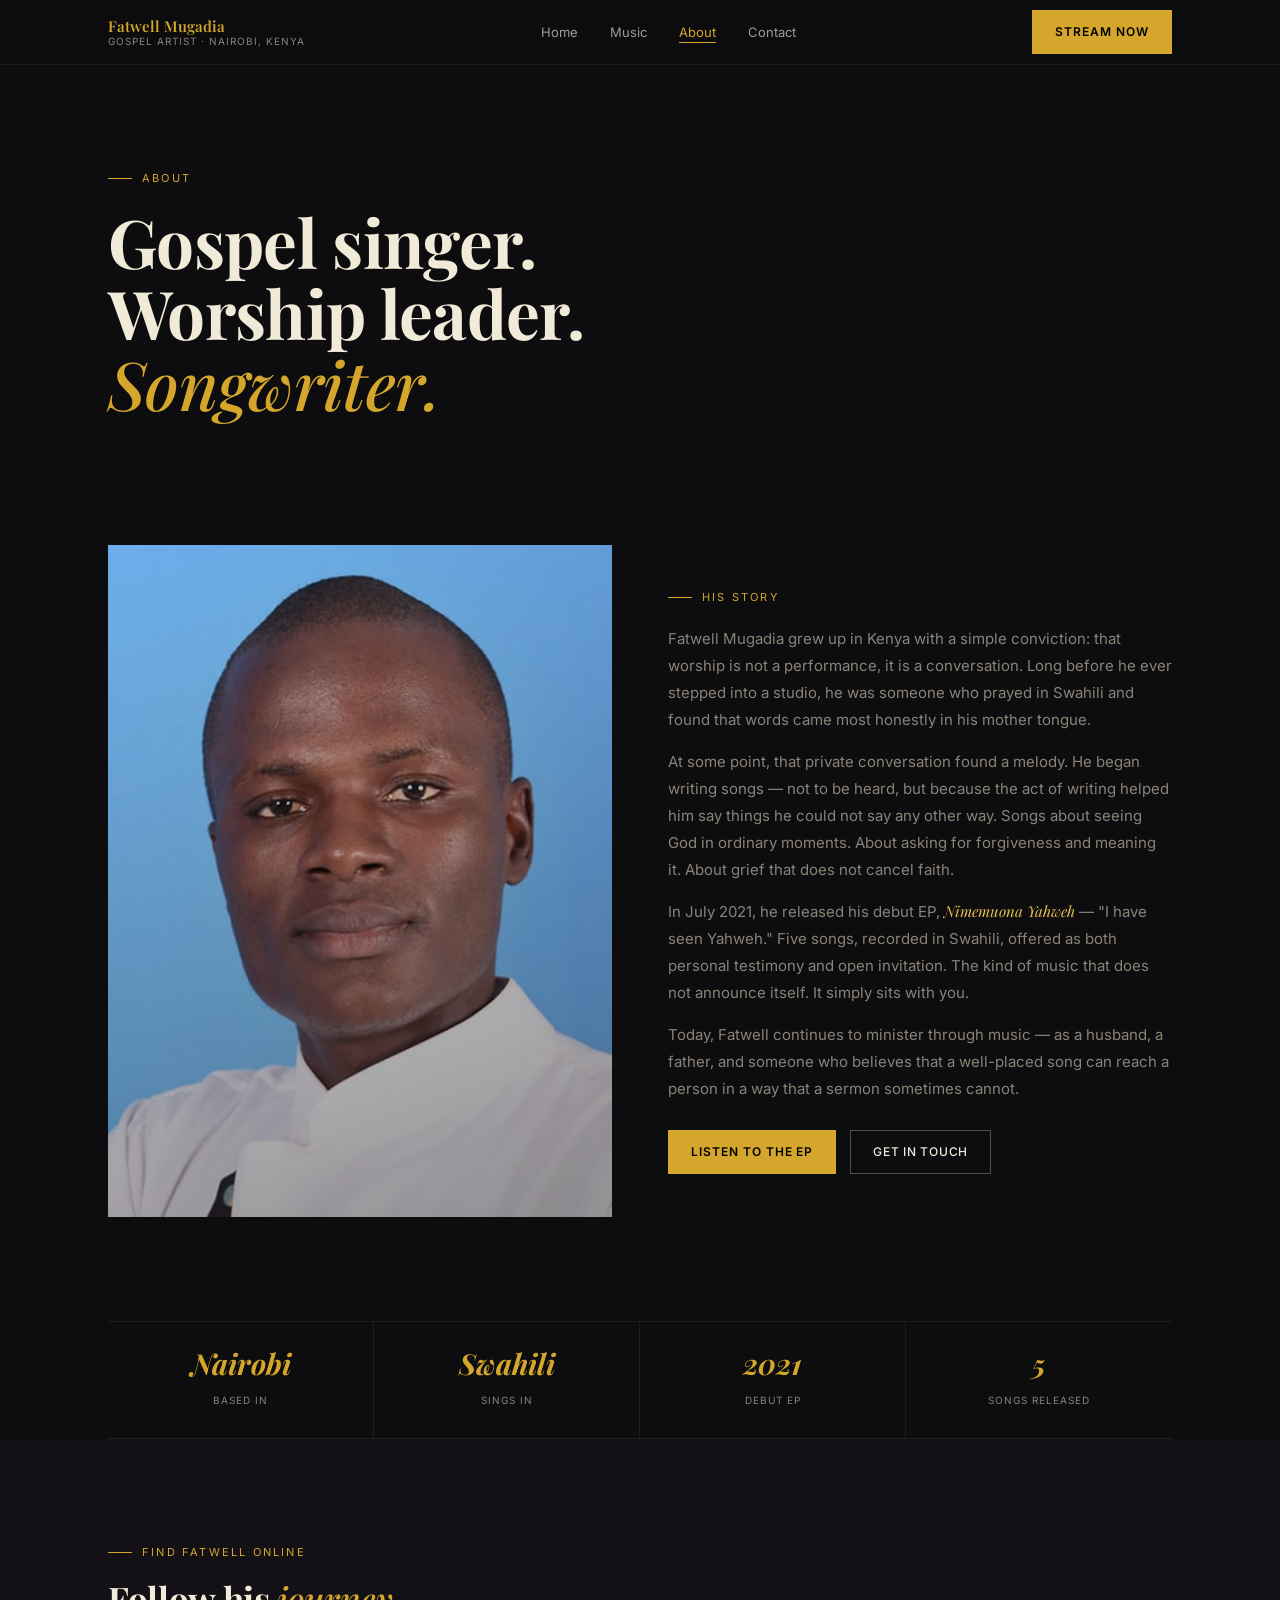
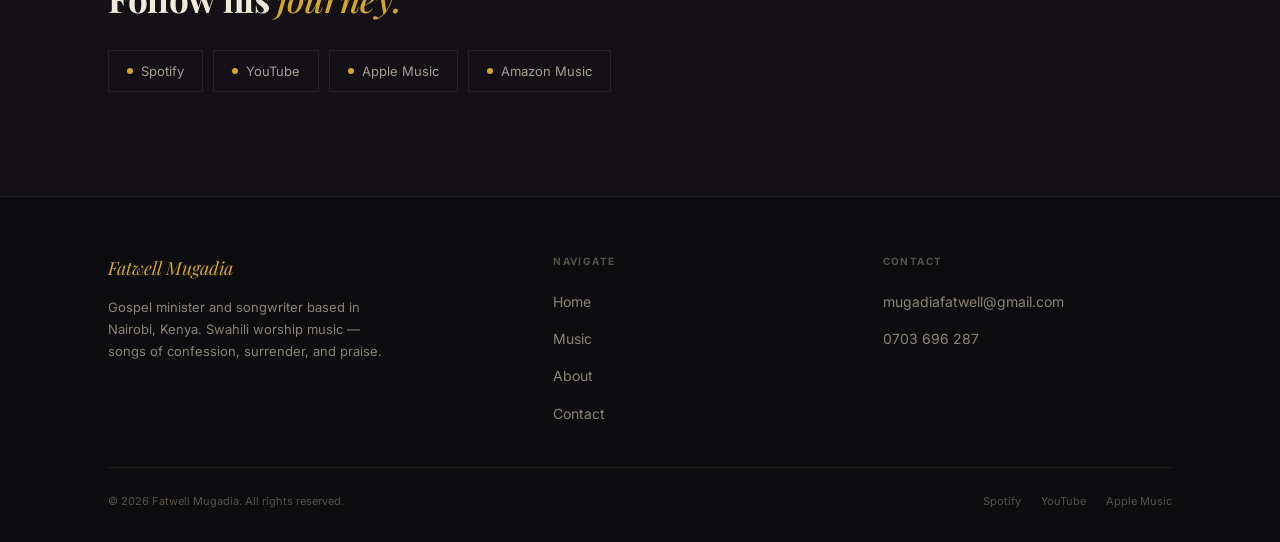
<file: about.html>
<!DOCTYPE html>
<html lang="en">
<head>
<meta charset="UTF-8"/>
<meta name="viewport" content="width=device-width, initial-scale=1.0"/>
<title>About — Fatwell Mugadia</title>
<meta name="description" content="About Fatwell Mugadia — Kenyan gospel minister, songwriter, husband and father based in Nairobi."/>
<link rel="stylesheet" href="style.css"/>
</head>
<body>

<header class="nav">
  <div class="nav-inner">
    <a href="index.html" class="nav-logo">
      <span class="n">Fatwell Mugadia</span>
      <span class="s">Gospel Artist · Nairobi, Kenya</span>
    </a>
    <ul class="nav-links">
      <li><a href="index.html">Home</a></li>
      <li><a href="music.html">Music</a></li>
      <li><a href="about.html" class="active">About</a></li>
      <li><a href="contact.html">Contact</a></li>
    </ul>
    <div style="display:flex;align-items:center;gap:14px;">
      <a href="music.html" class="btn-gold" style="display:none;" id="nav-cta">Stream Now</a>
      <button class="burger" aria-expanded="false" aria-label="Open menu">
        <span></span><span></span><span></span>
      </button>
    </div>
  </div>
  <nav class="mobile-nav">
    <a href="index.html">Home</a>
    <a href="music.html">Music</a>
    <a href="about.html" class="active">About</a>
    <a href="contact.html">Contact</a>
    <div class="mob-cta"><a href="music.html" class="btn-gold">Stream Now</a></div>
  </nav>
</header>
<script>document.getElementById('nav-cta').style.display='inline-block';</script>

<!-- PAGE HERO -->
<section class="section" style="padding-bottom:0;">
  <div class="container">
    <p class="section-label reveal">About</p>
    <h1 class="display reveal">Gospel singer.<br>Worship leader.<br><em>Songwriter.</em></h1>
  </div>
</section>

<!-- BIO WITH PHOTO -->
<section class="section">
  <div class="container">
    <div class="two-col">
      <div class="photo-block reveal" style="aspect-ratio:3/4;">
        <img src="fatwell.jpg" alt="Fatwell Mugadia"/>
      </div>
      <div class="reveal">
        <p class="section-label">His Story</p>
        <div class="body-text" style="margin-bottom:28px;">
          <p>Fatwell Mugadia grew up in Kenya with a simple conviction: that worship is not a performance, it is a conversation. Long before he ever stepped into a studio, he was someone who prayed in Swahili and found that words came most honestly in his mother tongue.</p>
          <p>At some point, that private conversation found a melody. He began writing songs — not to be heard, but because the act of writing helped him say things he could not say any other way. Songs about seeing God in ordinary moments. About asking for forgiveness and meaning it. About grief that does not cancel faith.</p>
          <p>In July 2021, he released his debut EP, <em>Nimemuona Yahweh</em> — "I have seen Yahweh." Five songs, recorded in Swahili, offered as both personal testimony and open invitation. The kind of music that does not announce itself. It simply sits with you.</p>
          <p>Today, Fatwell continues to minister through music — as a husband, a father, and someone who believes that a well-placed song can reach a person in a way that a sermon sometimes cannot.</p>
        </div>
        <div class="ctas">
          <a href="music.html" class="btn-gold">Listen to the EP</a>
          <a href="contact.html" class="btn-outline">Get in Touch</a>
        </div>
      </div>
    </div>
  </div>
</section>

<!-- STATS -->
<div class="container">
  <div class="stats reveal">
    <div class="stat"><strong>Nairobi</strong><span>Based In</span></div>
    <div class="stat"><strong>Swahili</strong><span>Sings In</span></div>
    <div class="stat"><strong>2021</strong><span>Debut EP</span></div>
    <div class="stat"><strong>5</strong><span>Songs Released</span></div>
  </div>
</div>

<!-- FIND HIM ONLINE -->
<section class="section dark">
  <div class="container">
    <p class="section-label reveal">Find Fatwell Online</p>
    <h2 class="display reveal" style="font-size:clamp(1.6rem,3.5vw,2.2rem);margin-bottom:32px;">Follow his <em>journey.</em></h2>
    <div class="platforms reveal">
      <a href="https://open.spotify.com/artist/1F5QsPxOxkbO9FEZFPH1hG" target="_blank" rel="noopener" class="platform">Spotify</a>
      <a href="https://youtube.com/channel/UCCWIqJ_wp1p1qu2kUFyd1ow" target="_blank" rel="noopener" class="platform">YouTube</a>
      <a href="https://music.apple.com/us/artist/fatwell-mugadia/1578324684" target="_blank" rel="noopener" class="platform">Apple Music</a>
      <a href="https://www.amazon.com/music/player/artists/B09B83XJFV/fatwell-mugadia" target="_blank" rel="noopener" class="platform">Amazon Music</a>
    </div>
  </div>
</section>

<!-- FOOTER -->
<footer class="footer">
  <div class="container">
    <div class="footer-grid">
      <div class="footer-brand">
        <span class="fn">Fatwell Mugadia</span>
        <p>Gospel minister and songwriter based in Nairobi, Kenya. Swahili worship music — songs of confession, surrender, and praise.</p>
      </div>
      <div class="footer-col">
        <h4>Navigate</h4>
        <ul>
          <li><a href="index.html">Home</a></li>
          <li><a href="music.html">Music</a></li>
          <li><a href="about.html">About</a></li>
          <li><a href="contact.html">Contact</a></li>
        </ul>
      </div>
      <div class="footer-col">
        <h4>Contact</h4>
        <ul>
          <li><a href="mailto:mugadiafatwell@gmail.com">mugadiafatwell@gmail.com</a></li>
          <li><a href="tel:0703696287">0703 696 287</a></li>
        </ul>
      </div>
    </div>
    <div class="footer-bottom">
      <p>© 2026 Fatwell Mugadia. All rights reserved.</p>
      <div class="footer-socials">
        <a href="https://open.spotify.com/artist/1F5QsPxOxkbO9FEZFPH1hG" target="_blank" rel="noopener">Spotify</a>
        <a href="https://youtube.com/channel/UCCWIqJ_wp1p1qu2kUFyd1ow" target="_blank" rel="noopener">YouTube</a>
        <a href="https://music.apple.com/us/artist/fatwell-mugadia/1578324684" target="_blank" rel="noopener">Apple Music</a>
      </div>
    </div>
  </div>
</footer>

<script src="script.js"></script>
</body>
</html>
</file>
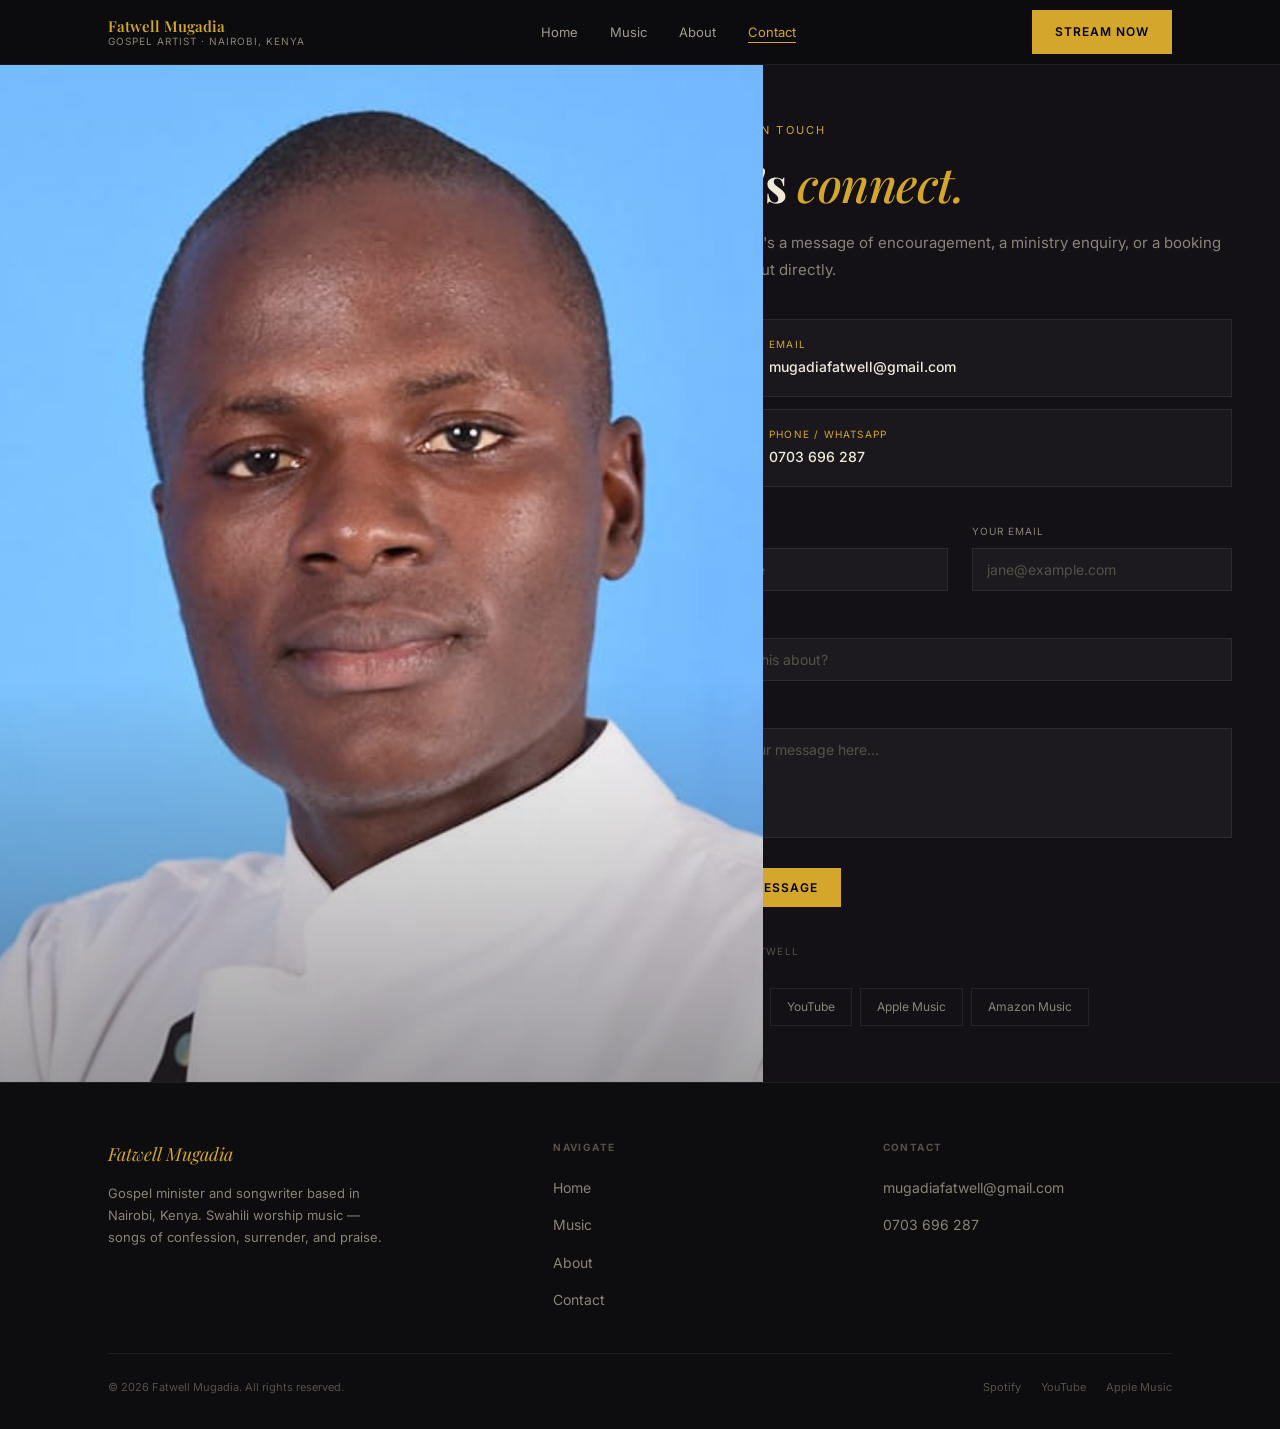
<file: contact.html>
<!DOCTYPE html>
<html lang="en">
<head>
<meta charset="UTF-8"/>
<meta name="viewport" content="width=device-width, initial-scale=1.0"/>
<title>Contact — Fatwell Mugadia</title>
<meta name="description" content="Get in touch with Fatwell Mugadia — gospel minister and songwriter based in Nairobi, Kenya."/>
<link rel="stylesheet" href="style.css"/>
</head>
<body>

<header class="nav">
  <div class="nav-inner">
    <a href="index.html" class="nav-logo">
      <span class="n">Fatwell Mugadia</span>
      <span class="s">Gospel Artist · Nairobi, Kenya</span>
    </a>
    <ul class="nav-links">
      <li><a href="index.html">Home</a></li>
      <li><a href="music.html">Music</a></li>
      <li><a href="about.html">About</a></li>
      <li><a href="contact.html" class="active">Contact</a></li>
    </ul>
    <div style="display:flex;align-items:center;gap:14px;">
      <a href="music.html" class="btn-gold" style="display:none;" id="nav-cta">Stream Now</a>
      <button class="burger" aria-expanded="false" aria-label="Open menu">
        <span></span><span></span><span></span>
      </button>
    </div>
  </div>
  <nav class="mobile-nav">
    <a href="index.html">Home</a>
    <a href="music.html">Music</a>
    <a href="about.html">About</a>
    <a href="contact.html" class="active">Contact</a>
    <div class="mob-cta"><a href="music.html" class="btn-gold">Stream Now</a></div>
  </nav>
</header>
<script>document.getElementById('nav-cta').style.display='inline-block';</script>

<!-- CONTACT LAYOUT -->
<section class="contact-split">
  <!-- IMAGE -->
  <div class="contact-img">
    <img src="fatwell.jpg" alt="Fatwell Mugadia"/>
  </div>

  <!-- CONTENT -->
  <div class="contact-content">
    <p class="section-label reveal">Get In Touch</p>
    <h1 class="display reveal" style="font-size:clamp(2rem,5vw,3rem);margin-bottom:20px;">Let's <em>connect.</em></h1>
    <p class="body-text reveal" style="margin-bottom:36px;">Whether it's a message of encouragement, a ministry enquiry, or a booking — reach out directly.</p>

    <!-- ICON CONTACT CARDS -->
    <div class="contact-cards reveal">
      <a href="mailto:mugadiafatwell@gmail.com" class="contact-card">
        <div class="contact-card-icon">
          <svg xmlns="http://www.w3.org/2000/svg" width="22" height="22" viewBox="0 0 24 24" fill="none" stroke="currentColor" stroke-width="1.5" stroke-linecap="round" stroke-linejoin="round">
            <rect x="2" y="4" width="20" height="16" rx="2"/>
            <path d="m22 7-8.97 5.7a1.94 1.94 0 0 1-2.06 0L2 7"/>
          </svg>
        </div>
        <div class="contact-card-text">
          <span class="contact-card-label">Email</span>
          <span class="contact-card-value">mugadiafatwell@gmail.com</span>
        </div>
      </a>
      <a href="tel:0703696287" class="contact-card">
        <div class="contact-card-icon">
          <svg xmlns="http://www.w3.org/2000/svg" width="22" height="22" viewBox="0 0 24 24" fill="none" stroke="currentColor" stroke-width="1.5" stroke-linecap="round" stroke-linejoin="round">
            <path d="M22 16.92v3a2 2 0 0 1-2.18 2 19.79 19.79 0 0 1-8.63-3.07A19.5 19.5 0 0 1 4.69 12a19.79 19.79 0 0 1-3.07-8.67A2 2 0 0 1 3.6 1.27h3a2 2 0 0 1 2 1.72c.13.96.36 1.9.7 2.81a2 2 0 0 1-.45 2.11L7.91 8.91a16 16 0 0 0 6.18 6.18l.82-.82a2 2 0 0 1 2.11-.45c.91.34 1.85.57 2.81.7a2 2 0 0 1 1.72 2.1z"/>
          </svg>
        </div>
        <div class="contact-card-text">
          <span class="contact-card-label">Phone / WhatsApp</span>
          <span class="contact-card-value">0703 696 287</span>
        </div>
      </a>
    </div>

    <form action="mailto:mugadiafatwell@gmail.com" method="post" enctype="text/plain" class="reveal" style="margin-top:32px;">
      <div class="form-row">
        <div class="field"><label for="name">Your Name</label><input type="text" id="name" name="name" placeholder="Jane Doe" required/></div>
        <div class="field"><label for="email">Your Email</label><input type="email" id="email" name="email" placeholder="jane@example.com" required/></div>
      </div>
      <div class="field"><label for="subject">Subject</label><input type="text" id="subject" name="subject" placeholder="What is this about?"/></div>
      <div class="field"><label for="message">Message</label><textarea id="message" name="message" placeholder="Write your message here..." required></textarea></div>
      <button type="submit" class="btn-gold">Send Message</button>
    </form>

    <div class="reveal">
      <p style="font-size:10px;letter-spacing:.14em;text-transform:uppercase;color:var(--faint);margin-top:36px;margin-bottom:12px;">Follow Fatwell</p>
      <div class="social-links">
        <a href="https://open.spotify.com/artist/1F5QsPxOxkbO9FEZFPH1hG" target="_blank" rel="noopener" class="social-link">Spotify</a>
        <a href="https://youtube.com/channel/UCCWIqJ_wp1p1qu2kUFyd1ow" target="_blank" rel="noopener" class="social-link">YouTube</a>
        <a href="https://music.apple.com/us/artist/fatwell-mugadia/1578324684" target="_blank" rel="noopener" class="social-link">Apple Music</a>
        <a href="https://www.amazon.com/music/player/artists/B09B83XJFV/fatwell-mugadia" target="_blank" rel="noopener" class="social-link">Amazon Music</a>
      </div>
    </div>
  </div>
</section>

<style>
/* Contact page layout */
.contact-split {
  display: grid;
  grid-template-columns: 1fr 1fr;
  align-items: stretch;
}
.contact-img {
  position: relative;
  overflow: hidden;
  background: var(--bg2);
  aspect-ratio: 3/4;
}
.contact-img img {
  position: absolute;
  inset: 0;
  width: 100%;
  height: 100%;
  object-fit: cover;
  object-position: center 10%;
  /* Natural color — no filter */
}
.contact-img::after {
  content: '';
  position: absolute;
  inset: 0;
  background: linear-gradient(to bottom, rgba(13,12,14,0) 60%, rgba(13,12,14,0.4) 100%);
}
.contact-content {
  background: var(--bg2);
  padding: 56px 48px;
  display: flex;
  flex-direction: column;
  justify-content: center;
  overflow-y: auto;
}

/* Contact icon cards */
.contact-cards {
  display: flex;
  flex-direction: column;
  gap: 12px;
  margin-bottom: 4px;
}
.contact-card {
  display: flex;
  align-items: center;
  gap: 16px;
  padding: 16px 20px;
  border: 1px solid var(--line);
  background: rgba(240,234,216,0.03);
  text-decoration: none;
  transition: border-color .2s, background .2s;
}
.contact-card:hover {
  border-color: var(--gold);
  background: rgba(212,167,44,0.06);
}
.contact-card-icon {
  width: 44px;
  height: 44px;
  border: 1px solid var(--line);
  display: flex;
  align-items: center;
  justify-content: center;
  color: var(--gold);
  flex-shrink: 0;
  transition: border-color .2s;
}
.contact-card:hover .contact-card-icon {
  border-color: var(--gold);
}
.contact-card-text {
  display: flex;
  flex-direction: column;
  gap: 2px;
}
.contact-card-label {
  font-size: 10px;
  letter-spacing: .12em;
  text-transform: uppercase;
  color: var(--gold);
}
.contact-card-value {
  font-size: 14px;
  color: var(--cream);
  font-weight: 500;
}

@media (max-width: 767px) {
  .contact-split { grid-template-columns: 1fr; }
  .contact-img { aspect-ratio: 4/3; }
  .contact-content { padding: 36px 24px; }
}
</style>

<!-- FOOTER -->
<footer class="footer">
  <div class="container">
    <div class="footer-grid">
      <div class="footer-brand">
        <span class="fn">Fatwell Mugadia</span>
        <p>Gospel minister and songwriter based in Nairobi, Kenya. Swahili worship music — songs of confession, surrender, and praise.</p>
      </div>
      <div class="footer-col">
        <h4>Navigate</h4>
        <ul>
          <li><a href="index.html">Home</a></li>
          <li><a href="music.html">Music</a></li>
          <li><a href="about.html">About</a></li>
          <li><a href="contact.html">Contact</a></li>
        </ul>
      </div>
      <div class="footer-col">
        <h4>Contact</h4>
        <ul>
          <li><a href="mailto:mugadiafatwell@gmail.com">mugadiafatwell@gmail.com</a></li>
          <li><a href="tel:0703696287">0703 696 287</a></li>
        </ul>
      </div>
    </div>
    <div class="footer-bottom">
      <p>© 2026 Fatwell Mugadia. All rights reserved.</p>
      <div class="footer-socials">
        <a href="https://open.spotify.com/artist/1F5QsPxOxkbO9FEZFPH1hG" target="_blank" rel="noopener">Spotify</a>
        <a href="https://youtube.com/channel/UCCWIqJ_wp1p1qu2kUFyd1ow" target="_blank" rel="noopener">YouTube</a>
        <a href="https://music.apple.com/us/artist/fatwell-mugadia/1578324684" target="_blank" rel="noopener">Apple Music</a>
      </div>
    </div>
  </div>
</footer>

<script src="script.js"></script>
</body>
</html>
</file>
<file: style.css>
@import url('https://fonts.googleapis.com/css2?family=Playfair+Display:ital,wght@0,400;0,500;0,600;0,700;0,900;1,400;1,500;1,600;1,700&family=Inter:wght@300;400;500;600&display=swap');

*, *::before, *::after { box-sizing: border-box; margin: 0; padding: 0; }

:root {
  --bg:       #0d0c0e;
  --bg2:      #131116;
  --bg3:      #181520;
  --gold:     #d4a72c;
  --gold-lt:  #e8c050;
  --cream:    #f0ead8;
  --muted:    #8a8478;
  --faint:    #56524a;
  --line:     rgba(240,234,216,0.08);
  --serif:    'Playfair Display', serif;
  --sans:     'Inter', sans-serif;
  --max:      1160px;
}

html { scroll-behavior: smooth; }
body { background: var(--bg); color: var(--cream); font-family: var(--sans); font-size: 16px; line-height: 1.7; -webkit-font-smoothing: antialiased; }
a { color: inherit; text-decoration: none; }
img { display: block; max-width: 100%; }
button, input, textarea { font-family: inherit; }
::selection { background: var(--gold); color: #000; }

/* ─── LAYOUT ─── */
.container { max-width: var(--max); margin: 0 auto; padding: 0 24px; }
@media (min-width: 768px) { .container { padding: 0 48px; } }

/* ─── NAV ─── */
.nav {
  position: sticky; top: 0; z-index: 200;
  background: rgba(13,12,14,0.97);
  border-bottom: 1px solid var(--line);
}
.nav-inner {
  max-width: var(--max); margin: 0 auto; padding: 0 24px;
  height: 64px;
  display: flex; align-items: center; justify-content: space-between; gap: 20px;
}
@media (min-width: 768px) { .nav-inner { padding: 0 48px; } }

.nav-logo { display: flex; flex-direction: column; line-height: 1.2; }
.nav-logo .n { font-family: var(--serif); font-size: 15px; font-weight: 600; color: var(--gold); }
.nav-logo .s { font-size: 10px; letter-spacing: .1em; text-transform: uppercase; color: var(--muted); }

.nav-links { display: none; gap: 32px; list-style: none; }
@media (min-width: 768px) { .nav-links { display: flex; } }
.nav-links a { font-size: 13px; color: rgba(240,234,216,.65); transition: color .2s; }
.nav-links a:hover, .nav-links a.active { color: var(--cream); }
.nav-links a.active { border-bottom: 1px solid var(--gold); color: var(--gold); padding-bottom: 2px; }

.btn-gold {
  display: inline-block; padding: 11px 22px;
  background: var(--gold); color: #000;
  font-size: 12px; font-weight: 600; letter-spacing: .08em; text-transform: uppercase;
  border: 1px solid var(--gold); cursor: pointer;
  transition: background .2s, border-color .2s;
  white-space: nowrap;
}
.btn-gold:hover { background: var(--gold-lt); border-color: var(--gold-lt); }

.btn-outline {
  display: inline-block; padding: 11px 22px;
  background: transparent; color: var(--cream);
  font-size: 12px; font-weight: 500; letter-spacing: .06em; text-transform: uppercase;
  border: 1px solid rgba(240,234,216,.3); cursor: pointer;
  transition: border-color .2s;
}
.btn-outline:hover { border-color: var(--cream); }

/* hamburger */
.burger { display: flex; flex-direction: column; gap: 5px; background: none; border: none; cursor: pointer; padding: 4px; }
.burger span { display: block; width: 24px; height: 1px; background: var(--cream); transition: transform .25s, opacity .2s; }
.burger[aria-expanded=true] span:nth-child(1) { transform: translateY(6px) rotate(45deg); }
.burger[aria-expanded=true] span:nth-child(2) { opacity: 0; }
.burger[aria-expanded=true] span:nth-child(3) { transform: translateY(-6px) rotate(-45deg); }
@media (min-width: 768px) { .burger { display: none; } }

.mobile-nav {
  display: none; flex-direction: column;
  position: fixed; inset: 64px 0 0 0; z-index: 199;
  background: var(--bg); padding: 32px 24px;
  overflow-y: auto;
}
.mobile-nav.open { display: flex; }
.mobile-nav a { font-family: var(--serif); font-size: 32px; padding: 14px 0; border-bottom: 1px solid var(--line); color: var(--cream); }
.mobile-nav a.active { color: var(--gold); }
.mobile-nav .mob-cta { margin-top: 28px; }

/* ─── HERO ─── */
.hero {
  display: grid;
  grid-template-columns: 1fr 1fr;
  align-items: stretch;
}
@media (max-width: 767px) {
  .hero { grid-template-columns: 1fr; }
  .hero-img { order: -1; aspect-ratio: 4/3; min-height: unset; }
}
@media (max-width: 400px) {
  .hero-img { aspect-ratio: 3/2; }
}

.hero-copy {
  display: flex;
  flex-direction: column;
  justify-content: center;
  padding: 64px 48px;
}
@media (max-width: 767px) {
  .hero-copy { padding: 40px 24px; }
}

.eyebrow {
  font-size: 11px; letter-spacing: .2em; text-transform: uppercase;
  color: var(--gold); margin-bottom: 20px;
  display: flex; align-items: center; gap: 12px;
}
.eyebrow::before { content: ''; width: 28px; height: 1px; background: var(--gold); }

h1.display {
  font-family: var(--serif); font-weight: 700;
  font-size: clamp(2.4rem, 6vw, 4.2rem); line-height: 1.06;
  letter-spacing: -.01em; margin-bottom: 22px;
}
h1.display em, h2.display em { font-style: italic; color: var(--gold); font-weight: 500; }
h2.display {
  font-family: var(--serif); font-weight: 700;
  font-size: clamp(2rem, 5vw, 3rem); line-height: 1.08;
  letter-spacing: -.01em; margin-bottom: 16px;
}

.lead { color: var(--muted); font-size: 15px; max-width: 40ch; margin-bottom: 36px; line-height: 1.75; }

.ctas { display: flex; flex-wrap: wrap; gap: 14px; }

.hero-img {
  position: relative;
  overflow: hidden;
  background: var(--bg2);
  aspect-ratio: 4/5;
}
.hero-img img {
  position: absolute;
  inset: 0;
  width: 100%;
  height: 100%;
  object-fit: cover;
  object-position: center 10%;
}
.hero-img::after {
  content: '';
  position: absolute;
  inset: 0;
  background: linear-gradient(to bottom, rgba(13,12,14,0) 65%, rgba(13,12,14,0.45) 100%);
}

/* ─── STATS ─── */
.stats {
  display: grid; grid-template-columns: repeat(4,1fr);
  border-top: 1px solid var(--line); border-bottom: 1px solid var(--line);
}
@media (max-width: 560px) { .stats { grid-template-columns: repeat(2,1fr); } }
.stat {
  padding: 26px 16px; text-align: center;
  border-right: 1px solid var(--line);
}
.stat:last-child { border-right: none; }
@media (max-width: 560px) { .stat:nth-child(2) { border-right: none; } .stat:nth-child(3) { border-top: 1px solid var(--line); } }
.stat strong { display: block; font-family: var(--serif); font-style: italic; font-size: 1.8rem; color: var(--gold); line-height: 1.1; margin-bottom: 5px; }
.stat span { font-size: 10px; letter-spacing: .1em; text-transform: uppercase; color: var(--muted); }

/* ─── SECTIONS ─── */
.section { padding: clamp(56px,10vw,104px) 0; }
.section.dark { background: var(--bg2); }
.section.darker { background: var(--bg3); }

.section-label { font-size: 11px; letter-spacing: .2em; text-transform: uppercase; color: var(--gold); margin-bottom: 18px; display: flex; align-items: center; gap: 10px; }
.section-label::before { content: ''; width: 24px; height: 1px; background: var(--gold); }

/* ─── TWO COL ─── */
.two-col { display: grid; grid-template-columns: 1fr 1fr; gap: 56px; align-items: center; }
@media (max-width: 767px) { .two-col { grid-template-columns: 1fr; gap: 36px; } }
.two-col.flip > *:first-child { order: 2; }
@media (max-width: 767px) { .two-col.flip > *:first-child { order: 0; } }

/* ─── PHOTO BLOCK ─── */
.photo-block { position: relative; overflow: hidden; background: var(--bg2); }
.photo-block img {
  width: 100%; height: 100%; object-fit: cover;
}
.photo-block::after {
  content: ''; position: absolute; inset: 0;
  background: linear-gradient(160deg, rgba(13,12,14,0.08) 0%, rgba(13,12,14,0.45) 100%);
}

.body-text { color: var(--muted); font-size: 15px; line-height: 1.8; }
.body-text p + p { margin-top: 1em; }
.body-text em { font-family: var(--serif); font-style: italic; color: var(--gold-lt); }
.body-text .placeholder { font-style: italic; border-left: 2px solid rgba(212,167,44,.2); padding-left: 16px; color: var(--faint); }

.link-arrow {
  display: inline-flex; align-items: center; gap: 8px;
  font-size: 12px; letter-spacing: .08em; text-transform: uppercase;
  color: var(--gold); border-bottom: 1px solid rgba(212,167,44,.3); padding-bottom: 3px;
  transition: gap .2s, color .2s, border-color .2s;
}
.link-arrow:hover { gap: 14px; color: var(--gold-lt); border-color: var(--gold-lt); }

/* ─── PLATFORM TAGS ─── */
.platforms { display: flex; flex-wrap: wrap; gap: 10px; }
.platform {
  display: inline-flex; align-items: center; gap: 8px;
  padding: 9px 18px; border: 1px solid var(--line);
  font-size: 13px; color: rgba(240,234,216,.65);
  transition: border-color .2s, color .2s;
}
.platform::before { content: ''; width: 6px; height: 6px; border-radius: 50%; background: var(--gold); flex-shrink: 0; }
.platform:hover { border-color: var(--gold); color: var(--cream); }

/* ─── EP FEATURE ─── */
.ep-block { display: grid; grid-template-columns: 240px 1fr; gap: 52px; align-items: start; }
@media (max-width: 640px) { .ep-block { grid-template-columns: 1fr; } }
.ep-cover { border: 1px solid var(--line); aspect-ratio: 1/1; overflow: hidden; background: var(--bg2); }
.ep-cover img { width: 100%; height: 100%; object-fit: cover; }
.ep-meta { font-size: 11px; letter-spacing: .08em; text-transform: uppercase; color: var(--faint); margin: 12px 0 20px; }
.ep-title { font-family: var(--serif); font-style: italic; font-size: clamp(1.6rem,3.5vw,2.2rem); color: var(--cream); margin-bottom: 4px; }

/* ─── TRACKLIST ─── */
.tracklist { margin-top: 60px; }
.tracklist-label { font-size: 10px; letter-spacing: .18em; text-transform: uppercase; color: var(--faint); margin-bottom: 4px; }
.track {
  display: grid; grid-template-columns: 38px 1fr auto;
  gap: 18px; align-items: baseline;
  padding: 22px 0; border-top: 1px solid var(--line);
}
.track:last-child { border-bottom: 1px solid var(--line); }
.track-n { font-family: var(--serif); font-style: italic; color: var(--gold); font-size: 15px; }
.track-name { font-family: var(--serif); font-size: clamp(1.05rem, 2.4vw, 1.35rem); }
.track-sub { display: block; font-size: 11px; color: var(--faint); margin-top: 3px; }
.track-time { font-size: 12px; color: var(--muted); white-space: nowrap; }
@media (max-width: 480px) { .track { grid-template-columns: 28px 1fr; } .track-time { grid-column: 2; } }

/* ─── ABOUT PREVIEW (home) ─── */
.about-preview { display: grid; grid-template-columns: 1fr 1fr; gap: 0; }
@media (max-width: 767px) { .about-preview { grid-template-columns: 1fr; } }
.about-preview .ap-img { position: relative; overflow: hidden; min-height: 380px; }
.about-preview .ap-img img {
  width: 100%; height: 100%; object-fit: cover; object-position: center 20%;
}
.about-preview .ap-img::after {
  content: ''; position: absolute; inset: 0;
  background: linear-gradient(160deg, rgba(13,12,14,0.1), rgba(13,12,14,0.55));
}
.about-preview .ap-text { background: var(--bg3); padding: 56px 40px; display: flex; flex-direction: column; justify-content: center; }
@media (max-width: 767px) { .about-preview .ap-text { padding: 36px 24px; } }

/* ─── EVENTS ─── */
.event {
  display: grid; grid-template-columns: 72px 1fr auto;
  gap: 22px; align-items: center;
  padding: 26px 0; border-top: 1px solid var(--line);
}
.event:last-child { border-bottom: 1px solid var(--line); }
.event-date .day { display: block; font-family: var(--serif); font-style: italic; font-size: 1.9rem; color: var(--gold); line-height: 1; }
.event-date .mo { font-size: 10px; letter-spacing: .08em; text-transform: uppercase; color: var(--muted); }
.event-name { font-size: 15px; font-weight: 500; }
.event-venue { font-size: 12px; color: var(--muted); margin-top: 3px; }
.event-tag { font-size: 9px; letter-spacing: .1em; text-transform: uppercase; padding: 5px 11px; border: 1px solid var(--line); color: var(--muted); white-space: nowrap; }
@media (max-width: 540px) {
  .event { grid-template-columns: 54px 1fr; }
  .event-tag { grid-column: 1/-1; justify-self: start; padding-left: 76px; background: none; border: none; }
}

/* ─── NEWSLETTER ─── */
.newsletter { text-align: center; border-top: 1px solid var(--line); border-bottom: 1px solid var(--line); }
.newsletter h2 { font-family: var(--serif); font-size: clamp(1.7rem,4vw,2.4rem); margin-bottom: 10px; }
.newsletter h2 em { font-style: italic; color: var(--gold); }
.newsletter p { color: var(--muted); font-size: 14px; margin-bottom: 28px; }
.nl-form { display: flex; max-width: 420px; margin: 0 auto; }
.nl-form input {
  flex: 1; background: var(--bg2); border: 1px solid var(--line); border-right: none;
  color: var(--cream); font-size: 13px; padding: 13px 16px; outline: none;
  transition: border-color .2s;
}
.nl-form input:focus { border-color: var(--gold); }
.nl-form input::placeholder { color: var(--faint); }
.nl-form button {
  background: var(--gold); border: 1px solid var(--gold); color: #000;
  font-size: 11px; font-weight: 700; letter-spacing: .1em; text-transform: uppercase;
  padding: 13px 22px; cursor: pointer; white-space: nowrap; transition: background .2s;
}
.nl-form button:hover { background: var(--gold-lt); }

/* ─── CONTACT ─── */
.contact-info label { display: block; font-size: 10px; letter-spacing: .14em; text-transform: uppercase; color: var(--gold); margin-bottom: 6px; }
.contact-info .val { font-family: var(--serif); font-size: clamp(1.1rem,2.4vw,1.45rem); }
.contact-info .note { font-size: 11px; color: var(--faint); margin-top: 4px; }
.contact-info .ci-row { margin-bottom: 32px; }

.form-row { display: grid; grid-template-columns: 1fr 1fr; gap: 0 24px; }
@media (max-width: 560px) { .form-row { grid-template-columns: 1fr; } }
.field { margin-bottom: 22px; }
.field label { display: block; font-size: 10px; letter-spacing: .1em; text-transform: uppercase; color: var(--muted); margin-bottom: 8px; }
.field input, .field textarea {
  width: 100%; background: rgba(240,234,216,.04); border: 1px solid var(--line);
  color: var(--cream); font-size: 14px; padding: 12px 14px; outline: none; resize: none;
  transition: border-color .2s;
}
.field input:focus, .field textarea:focus { border-color: var(--gold); }
.field textarea { min-height: 110px; }
.field input::placeholder, .field textarea::placeholder { color: var(--faint); }

.social-links { display: flex; flex-wrap: wrap; gap: 8px; margin-top: 28px; }
.social-link { padding: 8px 16px; border: 1px solid var(--line); font-size: 12px; color: var(--muted); transition: border-color .2s, color .2s; }
.social-link:hover { border-color: var(--gold); color: var(--gold); }

/* ─── FOOTER ─── */
.footer { border-top: 1px solid var(--line); padding: 56px 0 32px; }
.footer-grid { display: grid; grid-template-columns: 1.4fr 1fr 1fr; gap: 40px; margin-bottom: 40px; }
@media (max-width: 640px) { .footer-grid { grid-template-columns: 1fr 1fr; } .footer-brand { grid-column: 1/-1; } }
.footer-brand .fn { font-family: var(--serif); font-style: italic; font-size: 18px; color: var(--gold); display: block; margin-bottom: 12px; }
.footer-brand p { color: var(--muted); font-size: 13px; line-height: 1.7; max-width: 36ch; }
.footer-col h4 { font-size: 10px; letter-spacing: .14em; text-transform: uppercase; color: var(--faint); margin-bottom: 18px; }
.footer-col ul { list-style: none; display: flex; flex-direction: column; gap: 10px; }
.footer-col ul a { font-size: 14px; color: var(--muted); transition: color .2s; }
.footer-col ul a:hover { color: var(--cream); }
.footer-bottom { border-top: 1px solid var(--line); padding-top: 24px; display: flex; flex-wrap: wrap; justify-content: space-between; gap: 10px; }
.footer-bottom p { font-size: 11px; color: var(--faint); }
.footer-socials { display: flex; gap: 20px; }
.footer-socials a { font-size: 11px; color: var(--faint); transition: color .2s; }
.footer-socials a:hover { color: var(--gold); }

/* ─── REVEAL ─── */
.reveal { transition: opacity .65s ease, transform .65s ease; }
.reveal.pre { opacity: 0; transform: translateY(18px); }
</file>
